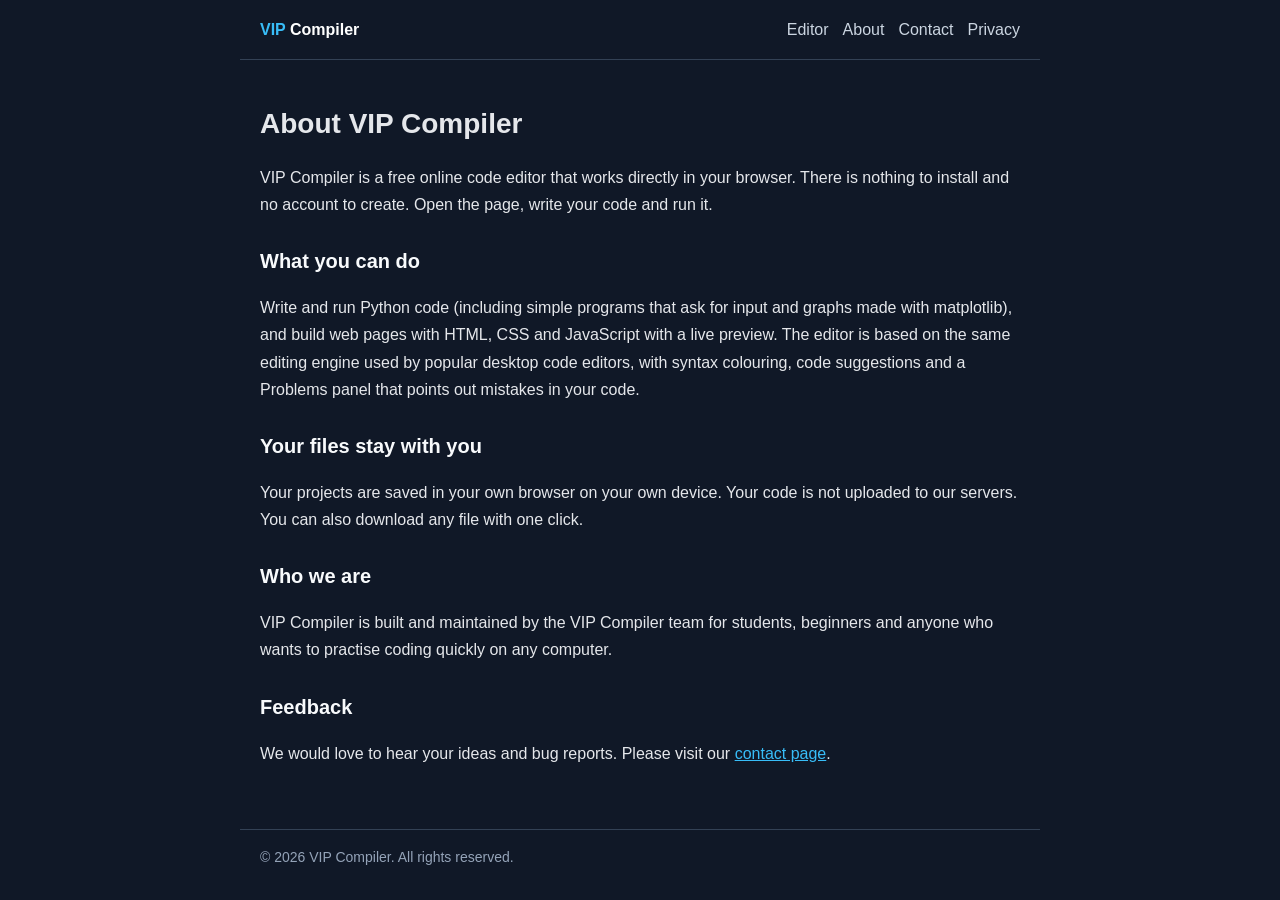
<file: about.html>
<!doctype html>
<html lang="en">
<head>
<meta charset="utf-8">
<meta name="viewport" content="width=device-width, initial-scale=1">
<title>About - VIP Compiler</title>
<meta name="description" content="About VIP Compiler, a free online code editor that runs in your browser.">
<style>
body{margin:0;background:#101827;color:#e5e7eb;font:16px/1.7 "Segoe UI",Arial,sans-serif}
header,main,footer{max-width:760px;margin:0 auto;padding:16px 20px}
header{display:flex;justify-content:space-between;align-items:center;flex-wrap:wrap;gap:8px;border-bottom:1px solid #334155}
header a.brand{color:#38bdf8;font-weight:700;text-decoration:none}
nav a{color:#cbd5e1;margin-left:14px;text-decoration:none}
nav a:hover{color:#38bdf8}
h1{font-size:28px;margin:24px 0 8px}h2{font-size:20px;margin:26px 0 4px;color:#f8fafc}
a{color:#38bdf8}
footer{border-top:1px solid #334155;color:#94a3b8;font-size:14px;margin-top:30px}
</style>
</head>
<body>
<header>
  <a class="brand" href="./">VIP <span style="color:#fff">Compiler</span></a>
  <nav><a href="./">Editor</a><a href="about.html">About</a><a href="contact.html">Contact</a><a href="privacy.html">Privacy</a></nav>
</header>
<main>
<h1>About VIP Compiler</h1>
<p>VIP Compiler is a free online code editor that works directly in your browser. There is nothing to install and no account to create. Open the page, write your code and run it.</p>
<h2>What you can do</h2>
<p>Write and run Python code (including simple programs that ask for input and graphs made with matplotlib), and build web pages with HTML, CSS and JavaScript with a live preview. The editor is based on the same editing engine used by popular desktop code editors, with syntax colouring, code suggestions and a Problems panel that points out mistakes in your code.</p>
<h2>Your files stay with you</h2>
<p>Your projects are saved in your own browser on your own device. Your code is not uploaded to our servers. You can also download any file with one click.</p>
<h2>Who we are</h2>
<p>VIP Compiler is built and maintained by the VIP Compiler team for students, beginners and anyone who wants to practise coding quickly on any computer.</p>
<h2>Feedback</h2>
<p>We would love to hear your ideas and bug reports. Please visit our <a href="contact.html">contact page</a>.</p>
</main>
<footer>&copy; 2026 VIP Compiler. All rights reserved.</footer>
</body>
</html>
</file>
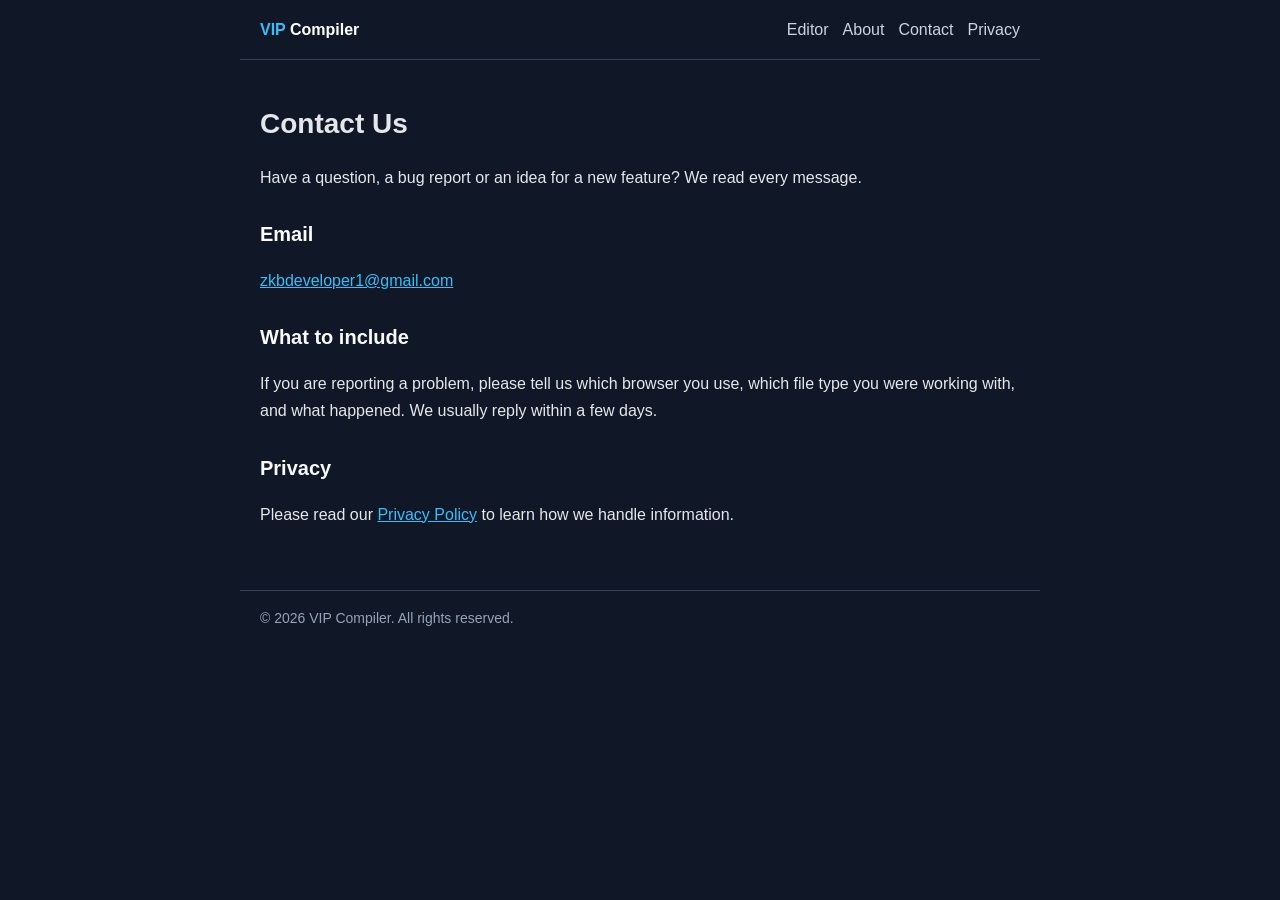
<file: contact.html>
<!doctype html>
<html lang="en">
<head>
<meta charset="utf-8">
<meta name="viewport" content="width=device-width, initial-scale=1">
<title>Contact - VIP Compiler</title>
<meta name="description" content="Contact the team behind VIP Compiler.">
<style>
body{margin:0;background:#101827;color:#e5e7eb;font:16px/1.7 "Segoe UI",Arial,sans-serif}
header,main,footer{max-width:760px;margin:0 auto;padding:16px 20px}
header{display:flex;justify-content:space-between;align-items:center;flex-wrap:wrap;gap:8px;border-bottom:1px solid #334155}
header a.brand{color:#38bdf8;font-weight:700;text-decoration:none}
nav a{color:#cbd5e1;margin-left:14px;text-decoration:none}
nav a:hover{color:#38bdf8}
h1{font-size:28px;margin:24px 0 8px}h2{font-size:20px;margin:26px 0 4px;color:#f8fafc}
a{color:#38bdf8}
footer{border-top:1px solid #334155;color:#94a3b8;font-size:14px;margin-top:30px}
</style>
</head>
<body>
<header>
  <a class="brand" href="./">VIP <span style="color:#fff">Compiler</span></a>
  <nav><a href="./">Editor</a><a href="about.html">About</a><a href="contact.html">Contact</a><a href="privacy.html">Privacy</a></nav>
</header>
<main>
<h1>Contact Us</h1>
<p>Have a question, a bug report or an idea for a new feature? We read every message.</p>
<h2>Email</h2>
<p><a href="mailto:zkbdeveloper1@gmail.com">zkbdeveloper1@gmail.com</a></p>
<h2>What to include</h2>
<p>If you are reporting a problem, please tell us which browser you use, which file type you were working with, and what happened. We usually reply within a few days.</p>
<h2>Privacy</h2>
<p>Please read our <a href="privacy.html">Privacy Policy</a> to learn how we handle information.</p>
</main>
<footer>&copy; 2026 VIP Compiler. All rights reserved.</footer>
</body>
</html>
</file>
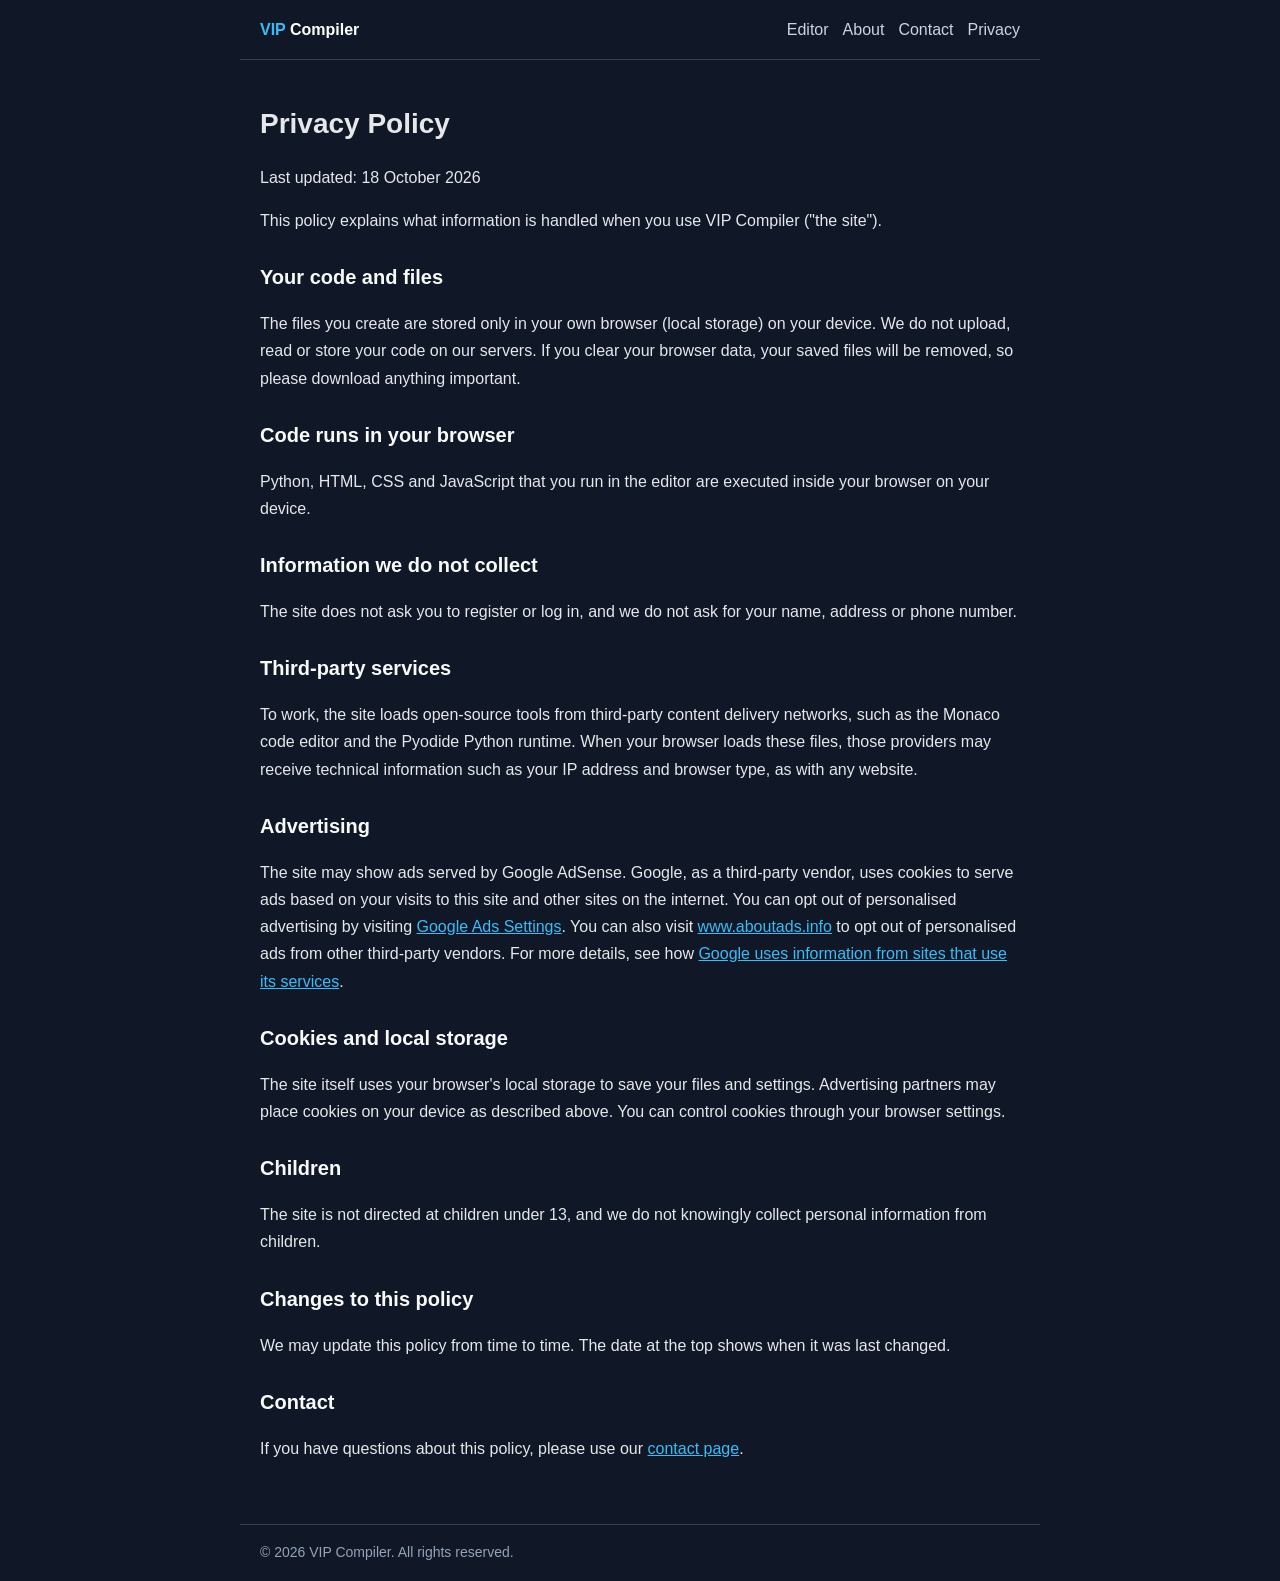
<file: privacy.html>
<!doctype html>
<html lang="en">
<head>
<meta charset="utf-8">
<meta name="viewport" content="width=device-width, initial-scale=1">
<title>Privacy Policy - VIP Compiler</title>
<meta name="description" content="Privacy Policy for VIP Compiler.">
<style>
body{margin:0;background:#101827;color:#e5e7eb;font:16px/1.7 "Segoe UI",Arial,sans-serif}
header,main,footer{max-width:760px;margin:0 auto;padding:16px 20px}
header{display:flex;justify-content:space-between;align-items:center;flex-wrap:wrap;gap:8px;border-bottom:1px solid #334155}
header a.brand{color:#38bdf8;font-weight:700;text-decoration:none}
nav a{color:#cbd5e1;margin-left:14px;text-decoration:none}
nav a:hover{color:#38bdf8}
h1{font-size:28px;margin:24px 0 8px}h2{font-size:20px;margin:26px 0 4px;color:#f8fafc}
a{color:#38bdf8}
footer{border-top:1px solid #334155;color:#94a3b8;font-size:14px;margin-top:30px}
</style>
</head>
<body>
<header>
  <a class="brand" href="./">VIP <span style="color:#fff">Compiler</span></a>
  <nav><a href="./">Editor</a><a href="about.html">About</a><a href="contact.html">Contact</a><a href="privacy.html">Privacy</a></nav>
</header>
<main>
<h1>Privacy Policy</h1>
<p>Last updated: 18 October 2026</p>
<p>This policy explains what information is handled when you use VIP Compiler ("the site").</p>
<h2>Your code and files</h2>
<p>The files you create are stored only in your own browser (local storage) on your device. We do not upload, read or store your code on our servers. If you clear your browser data, your saved files will be removed, so please download anything important.</p>
<h2>Code runs in your browser</h2>
<p>Python, HTML, CSS and JavaScript that you run in the editor are executed inside your browser on your device.</p>
<h2>Information we do not collect</h2>
<p>The site does not ask you to register or log in, and we do not ask for your name, address or phone number.</p>
<h2>Third-party services</h2>
<p>To work, the site loads open-source tools from third-party content delivery networks, such as the Monaco code editor and the Pyodide Python runtime. When your browser loads these files, those providers may receive technical information such as your IP address and browser type, as with any website.</p>
<h2>Advertising</h2>
<p>The site may show ads served by Google AdSense. Google, as a third-party vendor, uses cookies to serve ads based on your visits to this site and other sites on the internet. You can opt out of personalised advertising by visiting <a href="https://adssettings.google.com" rel="noopener">Google Ads Settings</a>. You can also visit <a href="https://www.aboutads.info" rel="noopener">www.aboutads.info</a> to opt out of personalised ads from other third-party vendors. For more details, see how <a href="https://policies.google.com/technologies/partner-sites" rel="noopener">Google uses information from sites that use its services</a>.</p>
<h2>Cookies and local storage</h2>
<p>The site itself uses your browser's local storage to save your files and settings. Advertising partners may place cookies on your device as described above. You can control cookies through your browser settings.</p>
<h2>Children</h2>
<p>The site is not directed at children under 13, and we do not knowingly collect personal information from children.</p>
<h2>Changes to this policy</h2>
<p>We may update this policy from time to time. The date at the top shows when it was last changed.</p>
<h2>Contact</h2>
<p>If you have questions about this policy, please use our <a href="contact.html">contact page</a>.</p>
</main>
<footer>&copy; 2026 VIP Compiler. All rights reserved.</footer>
</body>
</html>
</file>
